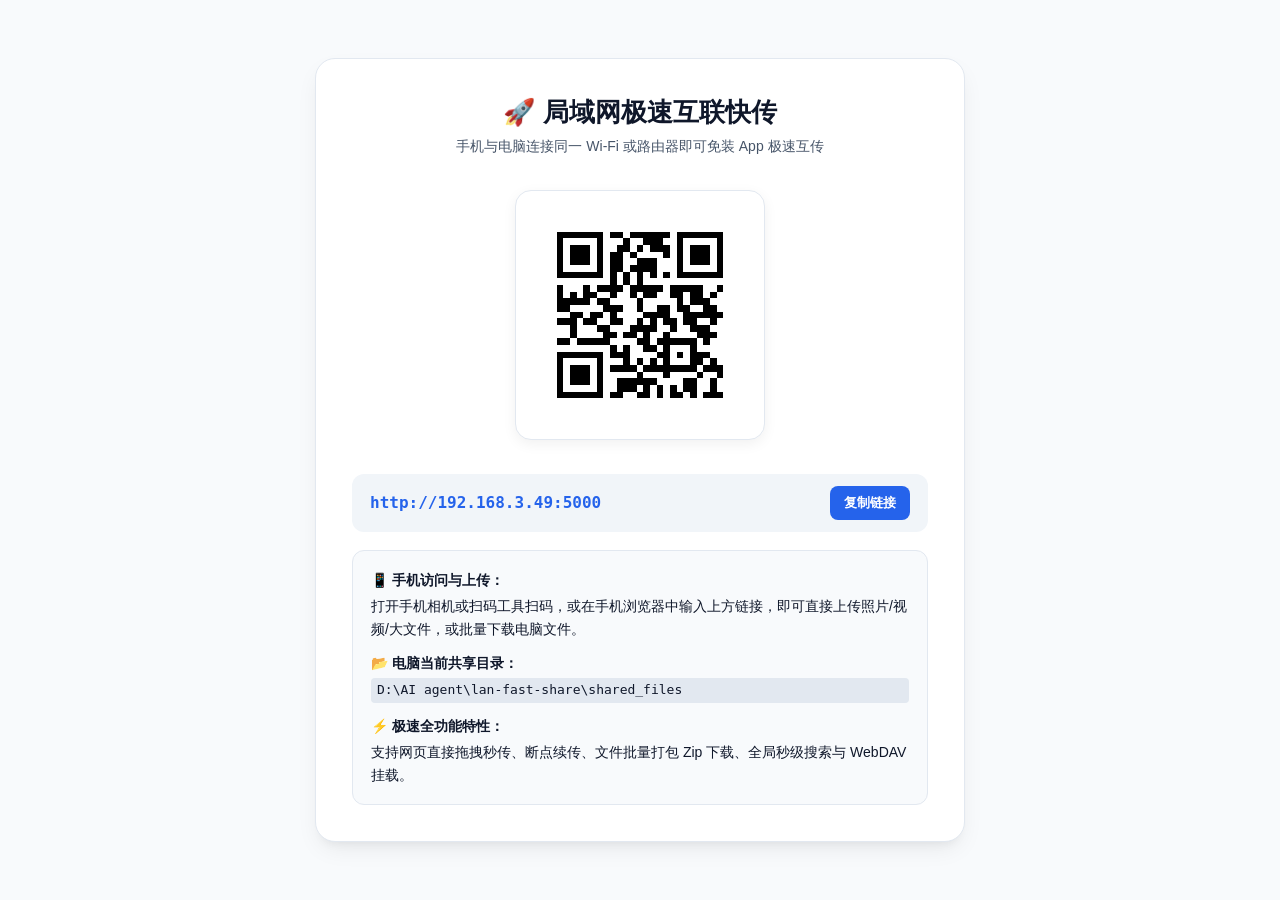
<file: qrcode_guide.html>
<!DOCTYPE html>
<html lang="zh-CN">
<head>
    <meta charset="UTF-8">
    <meta name="viewport" content="width=device-width, initial-scale=1.0">
    <title>局域网快传 - 扫码互联指南</title>
    <style>
        :root {
            --primary: #2563eb;
            --primary-hover: #1d4ed8;
            --bg: #f8fafc;
            --card-bg: #ffffff;
            --text-main: #0f172a;
            --text-sub: #475569;
            --border: #e2e8f0;
            --success: #16a34a;
        }
        * { box-sizing: border-box; margin: 0; padding: 0; }
        body {
            font-family: -apple-system, BlinkMacSystemFont, "Segoe UI", Roboto, "Helvetica Neue", Arial, sans-serif;
            background: var(--bg);
            color: var(--text-main);
            min-height: 100vh;
            display: flex;
            align-items: center;
            justify-content: center;
            padding: 24px;
        }
        .container {
            background: var(--card-bg);
            max-width: 650px;
            width: 100%;
            border-radius: 20px;
            box-shadow: 0 10px 25px -5px rgba(0, 0, 0, 0.08), 0 8px 10px -6px rgba(0, 0, 0, 0.05);
            padding: 36px;
            border: 1px solid var(--border);
            text-align: center;
        }
        .header { margin-bottom: 20px; }
        .header h1 { font-size: 26px; font-weight: 700; color: var(--text-main); margin-bottom: 8px; }
        .header p { font-size: 14px; color: var(--text-sub); }
        
        .qr-wrapper {
            display: inline-block;
            background: #ffffff;
            padding: 14px;
            border-radius: 16px;
            box-shadow: 0 4px 14px rgba(0, 0, 0, 0.06);
            border: 1px solid var(--border);
            margin: 14px 0;
        }

        .url-box {
            background: #f1f5f9;
            border-radius: 12px;
            padding: 12px 18px;
            display: flex;
            align-items: center;
            justify-content: space-between;
            gap: 12px;
            margin: 16px 0;
        }
        .url-text {
            font-family: ui-monospace, SFMono-Regular, Menlo, Monaco, Consolas, monospace;
            font-size: 16px;
            font-weight: 600;
            color: var(--primary);
            overflow: hidden;
            text-overflow: ellipsis;
            white-space: nowrap;
        }
        .copy-btn {
            background: var(--primary);
            color: white;
            border: none;
            padding: 8px 14px;
            border-radius: 8px;
            cursor: pointer;
            font-size: 13px;
            font-weight: 600;
            transition: all 0.2s;
            white-space: nowrap;
        }
        .copy-btn:hover { background: var(--primary-hover); }

        .info-card {
            text-align: left;
            background: #f8fafc;
            border-radius: 12px;
            padding: 18px;
            border: 1px solid var(--border);
            margin-top: 18px;
        }
        .info-item {
            margin-bottom: 12px;
            font-size: 14px;
            line-height: 1.6;
        }
        .info-item:last-child { margin-bottom: 0; }
        .info-title { font-weight: 600; color: var(--text-main); margin-bottom: 4px; }
        .code-inline {
            background: #e2e8f0;
            padding: 2px 6px;
            border-radius: 4px;
            font-family: monospace;
            font-size: 13px;
            word-break: break-all;
        }
    </style>
</head>
<body>
    <div class="container">
        <div class="header">
            <h1>🚀 局域网极速互联快传</h1>
            <p>手机与电脑连接同一 Wi-Fi 或路由器即可免装 App 极速互传</p>
        </div>

        <div class="qr-wrapper" id="qrContainer">
            <svg xmlns="http://www.w3.org/2000/svg" viewBox="0 0 264 264" width="220" height="220" shape-rendering="crispEdges" style="display:block;margin:0 auto;background:#ffffff;">
<rect width="264" height="264" fill="#ffffff" />
<rect x="32" y="32" width="8" height="8" fill="#000000" />
<rect x="40" y="32" width="8" height="8" fill="#000000" />
<rect x="48" y="32" width="8" height="8" fill="#000000" />
<rect x="56" y="32" width="8" height="8" fill="#000000" />
<rect x="64" y="32" width="8" height="8" fill="#000000" />
<rect x="72" y="32" width="8" height="8" fill="#000000" />
<rect x="80" y="32" width="8" height="8" fill="#000000" />
<rect x="96" y="32" width="8" height="8" fill="#000000" />
<rect x="104" y="32" width="8" height="8" fill="#000000" />
<rect x="120" y="32" width="8" height="8" fill="#000000" />
<rect x="128" y="32" width="8" height="8" fill="#000000" />
<rect x="136" y="32" width="8" height="8" fill="#000000" />
<rect x="144" y="32" width="8" height="8" fill="#000000" />
<rect x="152" y="32" width="8" height="8" fill="#000000" />
<rect x="160" y="32" width="8" height="8" fill="#000000" />
<rect x="176" y="32" width="8" height="8" fill="#000000" />
<rect x="184" y="32" width="8" height="8" fill="#000000" />
<rect x="192" y="32" width="8" height="8" fill="#000000" />
<rect x="200" y="32" width="8" height="8" fill="#000000" />
<rect x="208" y="32" width="8" height="8" fill="#000000" />
<rect x="216" y="32" width="8" height="8" fill="#000000" />
<rect x="224" y="32" width="8" height="8" fill="#000000" />
<rect x="32" y="40" width="8" height="8" fill="#000000" />
<rect x="80" y="40" width="8" height="8" fill="#000000" />
<rect x="112" y="40" width="8" height="8" fill="#000000" />
<rect x="136" y="40" width="8" height="8" fill="#000000" />
<rect x="144" y="40" width="8" height="8" fill="#000000" />
<rect x="152" y="40" width="8" height="8" fill="#000000" />
<rect x="176" y="40" width="8" height="8" fill="#000000" />
<rect x="224" y="40" width="8" height="8" fill="#000000" />
<rect x="32" y="48" width="8" height="8" fill="#000000" />
<rect x="48" y="48" width="8" height="8" fill="#000000" />
<rect x="56" y="48" width="8" height="8" fill="#000000" />
<rect x="64" y="48" width="8" height="8" fill="#000000" />
<rect x="80" y="48" width="8" height="8" fill="#000000" />
<rect x="104" y="48" width="8" height="8" fill="#000000" />
<rect x="112" y="48" width="8" height="8" fill="#000000" />
<rect x="128" y="48" width="8" height="8" fill="#000000" />
<rect x="144" y="48" width="8" height="8" fill="#000000" />
<rect x="152" y="48" width="8" height="8" fill="#000000" />
<rect x="160" y="48" width="8" height="8" fill="#000000" />
<rect x="176" y="48" width="8" height="8" fill="#000000" />
<rect x="192" y="48" width="8" height="8" fill="#000000" />
<rect x="200" y="48" width="8" height="8" fill="#000000" />
<rect x="208" y="48" width="8" height="8" fill="#000000" />
<rect x="224" y="48" width="8" height="8" fill="#000000" />
<rect x="32" y="56" width="8" height="8" fill="#000000" />
<rect x="48" y="56" width="8" height="8" fill="#000000" />
<rect x="56" y="56" width="8" height="8" fill="#000000" />
<rect x="64" y="56" width="8" height="8" fill="#000000" />
<rect x="80" y="56" width="8" height="8" fill="#000000" />
<rect x="96" y="56" width="8" height="8" fill="#000000" />
<rect x="104" y="56" width="8" height="8" fill="#000000" />
<rect x="120" y="56" width="8" height="8" fill="#000000" />
<rect x="160" y="56" width="8" height="8" fill="#000000" />
<rect x="176" y="56" width="8" height="8" fill="#000000" />
<rect x="192" y="56" width="8" height="8" fill="#000000" />
<rect x="200" y="56" width="8" height="8" fill="#000000" />
<rect x="208" y="56" width="8" height="8" fill="#000000" />
<rect x="224" y="56" width="8" height="8" fill="#000000" />
<rect x="32" y="64" width="8" height="8" fill="#000000" />
<rect x="48" y="64" width="8" height="8" fill="#000000" />
<rect x="56" y="64" width="8" height="8" fill="#000000" />
<rect x="64" y="64" width="8" height="8" fill="#000000" />
<rect x="80" y="64" width="8" height="8" fill="#000000" />
<rect x="96" y="64" width="8" height="8" fill="#000000" />
<rect x="104" y="64" width="8" height="8" fill="#000000" />
<rect x="128" y="64" width="8" height="8" fill="#000000" />
<rect x="136" y="64" width="8" height="8" fill="#000000" />
<rect x="144" y="64" width="8" height="8" fill="#000000" />
<rect x="176" y="64" width="8" height="8" fill="#000000" />
<rect x="192" y="64" width="8" height="8" fill="#000000" />
<rect x="200" y="64" width="8" height="8" fill="#000000" />
<rect x="208" y="64" width="8" height="8" fill="#000000" />
<rect x="224" y="64" width="8" height="8" fill="#000000" />
<rect x="32" y="72" width="8" height="8" fill="#000000" />
<rect x="80" y="72" width="8" height="8" fill="#000000" />
<rect x="96" y="72" width="8" height="8" fill="#000000" />
<rect x="104" y="72" width="8" height="8" fill="#000000" />
<rect x="120" y="72" width="8" height="8" fill="#000000" />
<rect x="128" y="72" width="8" height="8" fill="#000000" />
<rect x="136" y="72" width="8" height="8" fill="#000000" />
<rect x="144" y="72" width="8" height="8" fill="#000000" />
<rect x="176" y="72" width="8" height="8" fill="#000000" />
<rect x="224" y="72" width="8" height="8" fill="#000000" />
<rect x="32" y="80" width="8" height="8" fill="#000000" />
<rect x="40" y="80" width="8" height="8" fill="#000000" />
<rect x="48" y="80" width="8" height="8" fill="#000000" />
<rect x="56" y="80" width="8" height="8" fill="#000000" />
<rect x="64" y="80" width="8" height="8" fill="#000000" />
<rect x="72" y="80" width="8" height="8" fill="#000000" />
<rect x="80" y="80" width="8" height="8" fill="#000000" />
<rect x="96" y="80" width="8" height="8" fill="#000000" />
<rect x="112" y="80" width="8" height="8" fill="#000000" />
<rect x="128" y="80" width="8" height="8" fill="#000000" />
<rect x="144" y="80" width="8" height="8" fill="#000000" />
<rect x="160" y="80" width="8" height="8" fill="#000000" />
<rect x="176" y="80" width="8" height="8" fill="#000000" />
<rect x="184" y="80" width="8" height="8" fill="#000000" />
<rect x="192" y="80" width="8" height="8" fill="#000000" />
<rect x="200" y="80" width="8" height="8" fill="#000000" />
<rect x="208" y="80" width="8" height="8" fill="#000000" />
<rect x="216" y="80" width="8" height="8" fill="#000000" />
<rect x="224" y="80" width="8" height="8" fill="#000000" />
<rect x="96" y="88" width="8" height="8" fill="#000000" />
<rect x="112" y="88" width="8" height="8" fill="#000000" />
<rect x="128" y="88" width="8" height="8" fill="#000000" />
<rect x="32" y="96" width="8" height="8" fill="#000000" />
<rect x="64" y="96" width="8" height="8" fill="#000000" />
<rect x="80" y="96" width="8" height="8" fill="#000000" />
<rect x="88" y="96" width="8" height="8" fill="#000000" />
<rect x="96" y="96" width="8" height="8" fill="#000000" />
<rect x="104" y="96" width="8" height="8" fill="#000000" />
<rect x="120" y="96" width="8" height="8" fill="#000000" />
<rect x="128" y="96" width="8" height="8" fill="#000000" />
<rect x="136" y="96" width="8" height="8" fill="#000000" />
<rect x="144" y="96" width="8" height="8" fill="#000000" />
<rect x="152" y="96" width="8" height="8" fill="#000000" />
<rect x="168" y="96" width="8" height="8" fill="#000000" />
<rect x="176" y="96" width="8" height="8" fill="#000000" />
<rect x="184" y="96" width="8" height="8" fill="#000000" />
<rect x="192" y="96" width="8" height="8" fill="#000000" />
<rect x="200" y="96" width="8" height="8" fill="#000000" />
<rect x="224" y="96" width="8" height="8" fill="#000000" />
<rect x="32" y="104" width="8" height="8" fill="#000000" />
<rect x="48" y="104" width="8" height="8" fill="#000000" />
<rect x="64" y="104" width="8" height="8" fill="#000000" />
<rect x="72" y="104" width="8" height="8" fill="#000000" />
<rect x="96" y="104" width="8" height="8" fill="#000000" />
<rect x="120" y="104" width="8" height="8" fill="#000000" />
<rect x="136" y="104" width="8" height="8" fill="#000000" />
<rect x="144" y="104" width="8" height="8" fill="#000000" />
<rect x="168" y="104" width="8" height="8" fill="#000000" />
<rect x="176" y="104" width="8" height="8" fill="#000000" />
<rect x="192" y="104" width="8" height="8" fill="#000000" />
<rect x="200" y="104" width="8" height="8" fill="#000000" />
<rect x="216" y="104" width="8" height="8" fill="#000000" />
<rect x="32" y="112" width="8" height="8" fill="#000000" />
<rect x="40" y="112" width="8" height="8" fill="#000000" />
<rect x="48" y="112" width="8" height="8" fill="#000000" />
<rect x="56" y="112" width="8" height="8" fill="#000000" />
<rect x="64" y="112" width="8" height="8" fill="#000000" />
<rect x="80" y="112" width="8" height="8" fill="#000000" />
<rect x="88" y="112" width="8" height="8" fill="#000000" />
<rect x="128" y="112" width="8" height="8" fill="#000000" />
<rect x="176" y="112" width="8" height="8" fill="#000000" />
<rect x="192" y="112" width="8" height="8" fill="#000000" />
<rect x="200" y="112" width="8" height="8" fill="#000000" />
<rect x="208" y="112" width="8" height="8" fill="#000000" />
<rect x="32" y="120" width="8" height="8" fill="#000000" />
<rect x="40" y="120" width="8" height="8" fill="#000000" />
<rect x="88" y="120" width="8" height="8" fill="#000000" />
<rect x="96" y="120" width="8" height="8" fill="#000000" />
<rect x="104" y="120" width="8" height="8" fill="#000000" />
<rect x="128" y="120" width="8" height="8" fill="#000000" />
<rect x="152" y="120" width="8" height="8" fill="#000000" />
<rect x="160" y="120" width="8" height="8" fill="#000000" />
<rect x="176" y="120" width="8" height="8" fill="#000000" />
<rect x="184" y="120" width="8" height="8" fill="#000000" />
<rect x="208" y="120" width="8" height="8" fill="#000000" />
<rect x="216" y="120" width="8" height="8" fill="#000000" />
<rect x="48" y="128" width="8" height="8" fill="#000000" />
<rect x="56" y="128" width="8" height="8" fill="#000000" />
<rect x="72" y="128" width="8" height="8" fill="#000000" />
<rect x="80" y="128" width="8" height="8" fill="#000000" />
<rect x="96" y="128" width="8" height="8" fill="#000000" />
<rect x="136" y="128" width="8" height="8" fill="#000000" />
<rect x="144" y="128" width="8" height="8" fill="#000000" />
<rect x="152" y="128" width="8" height="8" fill="#000000" />
<rect x="160" y="128" width="8" height="8" fill="#000000" />
<rect x="184" y="128" width="8" height="8" fill="#000000" />
<rect x="192" y="128" width="8" height="8" fill="#000000" />
<rect x="200" y="128" width="8" height="8" fill="#000000" />
<rect x="208" y="128" width="8" height="8" fill="#000000" />
<rect x="216" y="128" width="8" height="8" fill="#000000" />
<rect x="224" y="128" width="8" height="8" fill="#000000" />
<rect x="32" y="136" width="8" height="8" fill="#000000" />
<rect x="40" y="136" width="8" height="8" fill="#000000" />
<rect x="48" y="136" width="8" height="8" fill="#000000" />
<rect x="64" y="136" width="8" height="8" fill="#000000" />
<rect x="72" y="136" width="8" height="8" fill="#000000" />
<rect x="96" y="136" width="8" height="8" fill="#000000" />
<rect x="104" y="136" width="8" height="8" fill="#000000" />
<rect x="128" y="136" width="8" height="8" fill="#000000" />
<rect x="144" y="136" width="8" height="8" fill="#000000" />
<rect x="160" y="136" width="8" height="8" fill="#000000" />
<rect x="168" y="136" width="8" height="8" fill="#000000" />
<rect x="184" y="136" width="8" height="8" fill="#000000" />
<rect x="192" y="136" width="8" height="8" fill="#000000" />
<rect x="216" y="136" width="8" height="8" fill="#000000" />
<rect x="48" y="144" width="8" height="8" fill="#000000" />
<rect x="80" y="144" width="8" height="8" fill="#000000" />
<rect x="88" y="144" width="8" height="8" fill="#000000" />
<rect x="120" y="144" width="8" height="8" fill="#000000" />
<rect x="128" y="144" width="8" height="8" fill="#000000" />
<rect x="136" y="144" width="8" height="8" fill="#000000" />
<rect x="144" y="144" width="8" height="8" fill="#000000" />
<rect x="168" y="144" width="8" height="8" fill="#000000" />
<rect x="192" y="144" width="8" height="8" fill="#000000" />
<rect x="200" y="144" width="8" height="8" fill="#000000" />
<rect x="208" y="144" width="8" height="8" fill="#000000" />
<rect x="48" y="152" width="8" height="8" fill="#000000" />
<rect x="88" y="152" width="8" height="8" fill="#000000" />
<rect x="96" y="152" width="8" height="8" fill="#000000" />
<rect x="112" y="152" width="8" height="8" fill="#000000" />
<rect x="120" y="152" width="8" height="8" fill="#000000" />
<rect x="136" y="152" width="8" height="8" fill="#000000" />
<rect x="160" y="152" width="8" height="8" fill="#000000" />
<rect x="200" y="152" width="8" height="8" fill="#000000" />
<rect x="208" y="152" width="8" height="8" fill="#000000" />
<rect x="216" y="152" width="8" height="8" fill="#000000" />
<rect x="32" y="160" width="8" height="8" fill="#000000" />
<rect x="40" y="160" width="8" height="8" fill="#000000" />
<rect x="56" y="160" width="8" height="8" fill="#000000" />
<rect x="64" y="160" width="8" height="8" fill="#000000" />
<rect x="72" y="160" width="8" height="8" fill="#000000" />
<rect x="80" y="160" width="8" height="8" fill="#000000" />
<rect x="88" y="160" width="8" height="8" fill="#000000" />
<rect x="128" y="160" width="8" height="8" fill="#000000" />
<rect x="136" y="160" width="8" height="8" fill="#000000" />
<rect x="152" y="160" width="8" height="8" fill="#000000" />
<rect x="160" y="160" width="8" height="8" fill="#000000" />
<rect x="168" y="160" width="8" height="8" fill="#000000" />
<rect x="176" y="160" width="8" height="8" fill="#000000" />
<rect x="184" y="160" width="8" height="8" fill="#000000" />
<rect x="192" y="160" width="8" height="8" fill="#000000" />
<rect x="208" y="160" width="8" height="8" fill="#000000" />
<rect x="96" y="168" width="8" height="8" fill="#000000" />
<rect x="112" y="168" width="8" height="8" fill="#000000" />
<rect x="136" y="168" width="8" height="8" fill="#000000" />
<rect x="144" y="168" width="8" height="8" fill="#000000" />
<rect x="160" y="168" width="8" height="8" fill="#000000" />
<rect x="192" y="168" width="8" height="8" fill="#000000" />
<rect x="32" y="176" width="8" height="8" fill="#000000" />
<rect x="40" y="176" width="8" height="8" fill="#000000" />
<rect x="48" y="176" width="8" height="8" fill="#000000" />
<rect x="56" y="176" width="8" height="8" fill="#000000" />
<rect x="64" y="176" width="8" height="8" fill="#000000" />
<rect x="72" y="176" width="8" height="8" fill="#000000" />
<rect x="80" y="176" width="8" height="8" fill="#000000" />
<rect x="96" y="176" width="8" height="8" fill="#000000" />
<rect x="104" y="176" width="8" height="8" fill="#000000" />
<rect x="112" y="176" width="8" height="8" fill="#000000" />
<rect x="152" y="176" width="8" height="8" fill="#000000" />
<rect x="160" y="176" width="8" height="8" fill="#000000" />
<rect x="176" y="176" width="8" height="8" fill="#000000" />
<rect x="192" y="176" width="8" height="8" fill="#000000" />
<rect x="200" y="176" width="8" height="8" fill="#000000" />
<rect x="208" y="176" width="8" height="8" fill="#000000" />
<rect x="32" y="184" width="8" height="8" fill="#000000" />
<rect x="80" y="184" width="8" height="8" fill="#000000" />
<rect x="112" y="184" width="8" height="8" fill="#000000" />
<rect x="128" y="184" width="8" height="8" fill="#000000" />
<rect x="144" y="184" width="8" height="8" fill="#000000" />
<rect x="160" y="184" width="8" height="8" fill="#000000" />
<rect x="192" y="184" width="8" height="8" fill="#000000" />
<rect x="200" y="184" width="8" height="8" fill="#000000" />
<rect x="216" y="184" width="8" height="8" fill="#000000" />
<rect x="32" y="192" width="8" height="8" fill="#000000" />
<rect x="48" y="192" width="8" height="8" fill="#000000" />
<rect x="56" y="192" width="8" height="8" fill="#000000" />
<rect x="64" y="192" width="8" height="8" fill="#000000" />
<rect x="80" y="192" width="8" height="8" fill="#000000" />
<rect x="96" y="192" width="8" height="8" fill="#000000" />
<rect x="104" y="192" width="8" height="8" fill="#000000" />
<rect x="112" y="192" width="8" height="8" fill="#000000" />
<rect x="120" y="192" width="8" height="8" fill="#000000" />
<rect x="136" y="192" width="8" height="8" fill="#000000" />
<rect x="144" y="192" width="8" height="8" fill="#000000" />
<rect x="152" y="192" width="8" height="8" fill="#000000" />
<rect x="160" y="192" width="8" height="8" fill="#000000" />
<rect x="168" y="192" width="8" height="8" fill="#000000" />
<rect x="176" y="192" width="8" height="8" fill="#000000" />
<rect x="184" y="192" width="8" height="8" fill="#000000" />
<rect x="192" y="192" width="8" height="8" fill="#000000" />
<rect x="208" y="192" width="8" height="8" fill="#000000" />
<rect x="216" y="192" width="8" height="8" fill="#000000" />
<rect x="224" y="192" width="8" height="8" fill="#000000" />
<rect x="32" y="200" width="8" height="8" fill="#000000" />
<rect x="48" y="200" width="8" height="8" fill="#000000" />
<rect x="56" y="200" width="8" height="8" fill="#000000" />
<rect x="64" y="200" width="8" height="8" fill="#000000" />
<rect x="80" y="200" width="8" height="8" fill="#000000" />
<rect x="128" y="200" width="8" height="8" fill="#000000" />
<rect x="160" y="200" width="8" height="8" fill="#000000" />
<rect x="200" y="200" width="8" height="8" fill="#000000" />
<rect x="224" y="200" width="8" height="8" fill="#000000" />
<rect x="32" y="208" width="8" height="8" fill="#000000" />
<rect x="48" y="208" width="8" height="8" fill="#000000" />
<rect x="56" y="208" width="8" height="8" fill="#000000" />
<rect x="64" y="208" width="8" height="8" fill="#000000" />
<rect x="80" y="208" width="8" height="8" fill="#000000" />
<rect x="104" y="208" width="8" height="8" fill="#000000" />
<rect x="112" y="208" width="8" height="8" fill="#000000" />
<rect x="120" y="208" width="8" height="8" fill="#000000" />
<rect x="128" y="208" width="8" height="8" fill="#000000" />
<rect x="136" y="208" width="8" height="8" fill="#000000" />
<rect x="144" y="208" width="8" height="8" fill="#000000" />
<rect x="184" y="208" width="8" height="8" fill="#000000" />
<rect x="192" y="208" width="8" height="8" fill="#000000" />
<rect x="216" y="208" width="8" height="8" fill="#000000" />
<rect x="32" y="216" width="8" height="8" fill="#000000" />
<rect x="80" y="216" width="8" height="8" fill="#000000" />
<rect x="104" y="216" width="8" height="8" fill="#000000" />
<rect x="112" y="216" width="8" height="8" fill="#000000" />
<rect x="120" y="216" width="8" height="8" fill="#000000" />
<rect x="136" y="216" width="8" height="8" fill="#000000" />
<rect x="152" y="216" width="8" height="8" fill="#000000" />
<rect x="168" y="216" width="8" height="8" fill="#000000" />
<rect x="184" y="216" width="8" height="8" fill="#000000" />
<rect x="192" y="216" width="8" height="8" fill="#000000" />
<rect x="216" y="216" width="8" height="8" fill="#000000" />
<rect x="32" y="224" width="8" height="8" fill="#000000" />
<rect x="40" y="224" width="8" height="8" fill="#000000" />
<rect x="48" y="224" width="8" height="8" fill="#000000" />
<rect x="56" y="224" width="8" height="8" fill="#000000" />
<rect x="64" y="224" width="8" height="8" fill="#000000" />
<rect x="72" y="224" width="8" height="8" fill="#000000" />
<rect x="80" y="224" width="8" height="8" fill="#000000" />
<rect x="96" y="224" width="8" height="8" fill="#000000" />
<rect x="104" y="224" width="8" height="8" fill="#000000" />
<rect x="128" y="224" width="8" height="8" fill="#000000" />
<rect x="136" y="224" width="8" height="8" fill="#000000" />
<rect x="152" y="224" width="8" height="8" fill="#000000" />
<rect x="168" y="224" width="8" height="8" fill="#000000" />
<rect x="176" y="224" width="8" height="8" fill="#000000" />
<rect x="192" y="224" width="8" height="8" fill="#000000" />
<rect x="208" y="224" width="8" height="8" fill="#000000" />
<rect x="216" y="224" width="8" height="8" fill="#000000" />
<rect x="224" y="224" width="8" height="8" fill="#000000" />
</svg>
        </div>

        <div class="url-box">
            <span class="url-text" id="targetUrl">http://192.168.3.49:5000</span>
            <button class="copy-btn" onclick="copyLink()">复制链接</button>
        </div>

        <div class="info-card">
            <div class="info-item">
                <div class="info-title">📱 手机访问与上传：</div>
                <div>打开手机相机或扫码工具扫码，或在手机浏览器中输入上方链接，即可直接上传照片/视频/大文件，或批量下载电脑文件。</div>
            </div>
            <div class="info-item">
                <div class="info-title">📂 电脑当前共享目录：</div>
                <div class="code-inline">D:\AI agent\lan-fast-share\shared_files</div>
            </div>
            <div class="info-item">
                <div class="info-title">⚡ 极速全功能特性：</div>
                <div>支持网页直接拖拽秒传、断点续传、文件批量打包 Zip 下载、全局秒级搜索与 WebDAV 挂载。</div>
            </div>
            
        </div>
    </div>

    <script src="web/qrcode.min.js"></script>
    <script>
        // 若静态 SVG 缺失，自动调用本地纯原生离线引擎动态补全
        (function() {
            const container = document.getElementById("qrContainer");
            if (container && (!container.querySelector("svg") || container.innerHTML.trim() === "")) {
                const url = document.getElementById("targetUrl").innerText.trim();
                if (window.LanQRCode && typeof window.LanQRCode.createSvg === 'function') {
                    container.innerHTML = window.LanQRCode.createSvg(url, { margin: 4, size: 220, level: 'M' });
                }
            }
        })();

        function copyLink() {
            const text = document.getElementById("targetUrl").innerText;
            navigator.clipboard.writeText(text).then(() => {
                alert("已复制链接到剪贴板！可以直接微信/QQ发给好友或在手机输入。");
            }).catch(() => {
                const input = document.createElement("input");
                input.value = text;
                document.body.appendChild(input);
                input.select();
                document.execCommand("copy");
                document.body.removeChild(input);
                alert("已复制链接到剪贴板！");
            });
        }
    </script>
</body>
</html>
</file>
